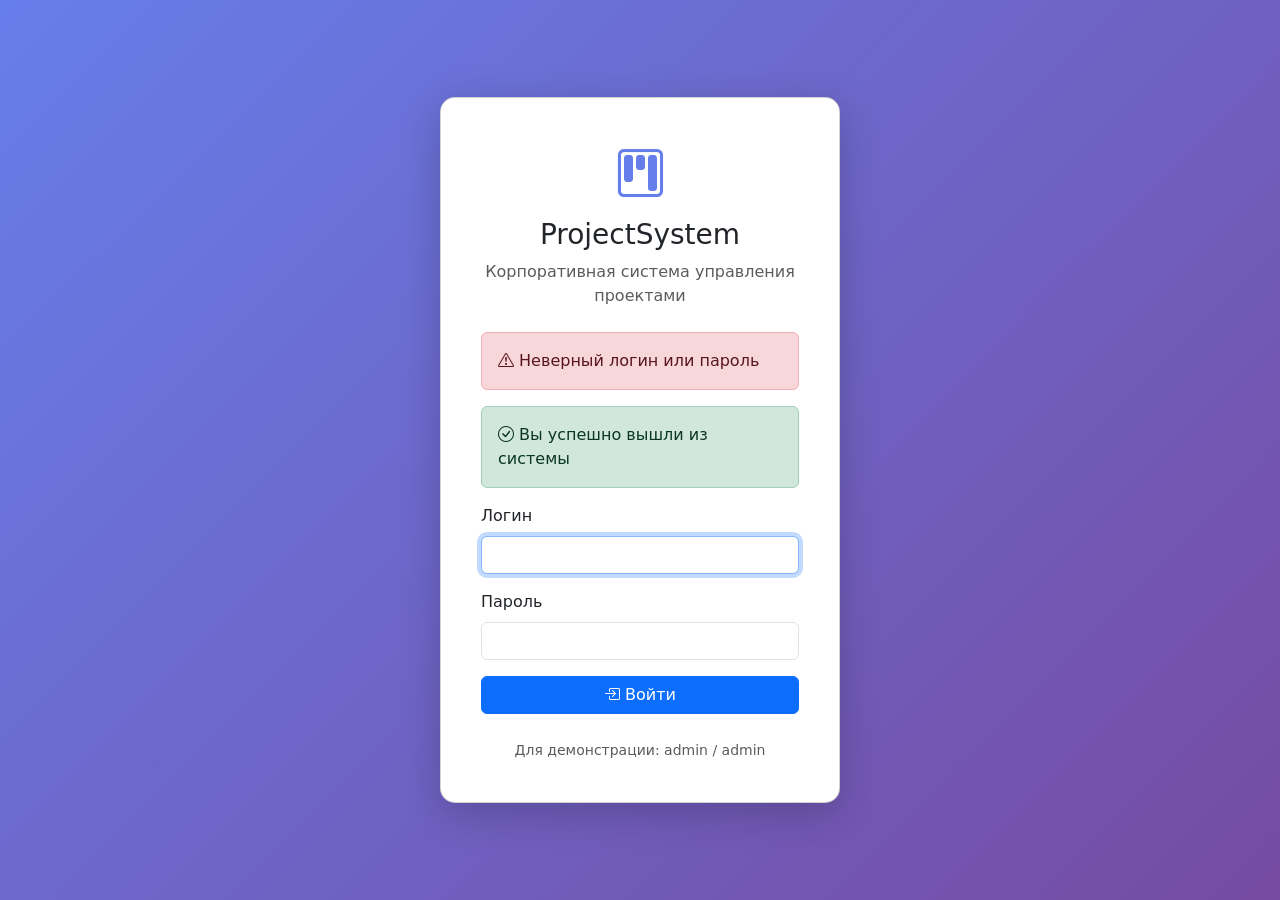
<file: src/main/resources/templates/auth/login.html>
<!DOCTYPE html>
<html lang="ru" xmlns:th="http://www.thymeleaf.org">
<head>
    <meta charset="UTF-8">
    <meta name="viewport" content="width=device-width, initial-scale=1.0">
    <title>Вход в систему</title>
    <link href="https://cdn.jsdelivr.net/npm/bootstrap@5.3.2/dist/css/bootstrap.min.css"
          rel="stylesheet">
    <style>
        body {
            background: linear-gradient(135deg, #667eea 0%, #764ba2 100%);
            min-height: 100vh;
            display: flex;
            align-items: center;
            justify-content: center;
        }
        .login-card {
            max-width: 400px;
            width: 100%;
            border-radius: 15px;
            box-shadow: 0 10px 40px rgba(0,0,0,0.2);
        }
    </style>
</head>
<body>
<div class="card login-card p-4">
    <div class="card-body">
        <div class="text-center mb-4">
            <i class="bi bi-kanban" style="font-size: 3rem; color: #667eea;"></i>
            <h3 class="mt-2">ProjectSystem</h3>
            <p class="text-muted">Корпоративная система управления проектами</p>
        </div>

        <div th:if="${param.error}" class="alert alert-danger">
            <i class="bi bi-exclamation-triangle"></i> Неверный логин или пароль
        </div>

        <div th:if="${param.logout}" class="alert alert-success">
            <i class="bi bi-check-circle"></i> Вы успешно вышли из системы
        </div>

        <form th:action="@{/login}" method="post">
            <div class="mb-3">
                <label for="username" class="form-label">Логин</label>
                <input type="text" class="form-control" id="username" name="username"
                       required autofocus>
            </div>
            <div class="mb-3">
                <label for="password" class="form-label">Пароль</label>
                <input type="password" class="form-control" id="password" name="password"
                       required>
            </div>
            <button type="submit" class="btn btn-primary w-100">
                <i class="bi bi-box-arrow-in-right"></i> Войти
            </button>
        </form>

        <div class="mt-4 text-center">
            <small class="text-muted">
                Для демонстрации: admin / admin
            </small>
        </div>
    </div>
</div>

<link href="https://cdn.jsdelivr.net/npm/bootstrap-icons@1.11.1/font/bootstrap-icons.css"
      rel="stylesheet">
<script src="https://cdn.jsdelivr.net/npm/bootstrap@5.3.2/dist/js/bootstrap.bundle.min.js"></script>
</body>
</html>
</file>
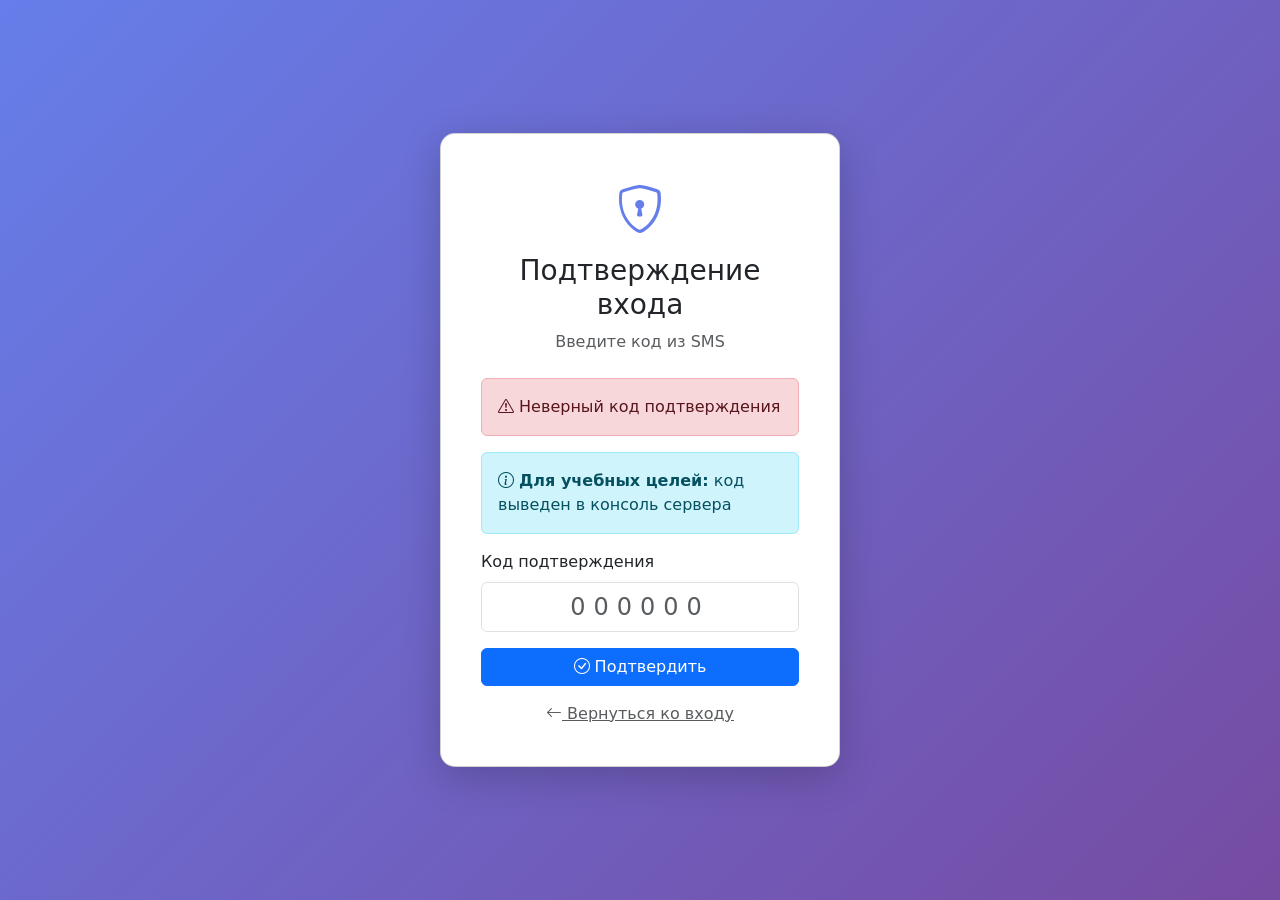
<file: src/main/resources/templates/auth/two-factor.html>
<!DOCTYPE html>
<html lang="ru" xmlns:th="http://www.thymeleaf.org">
<head>
    <meta charset="UTF-8">
    <meta name="viewport" content="width=device-width, initial-scale=1.0">
    <title>Двухфакторная аутентификация</title>
    <link href="https://cdn.jsdelivr.net/npm/bootstrap@5.3.2/dist/css/bootstrap.min.css"
          rel="stylesheet">
    <style>
        body {
            background: linear-gradient(135deg, #667eea 0%, #764ba2 100%);
            min-height: 100vh;
            display: flex;
            align-items: center;
            justify-content: center;
        }
        .login-card {
            max-width: 400px;
            width: 100%;
            border-radius: 15px;
            box-shadow: 0 10px 40px rgba(0,0,0,0.2);
        }
    </style>
</head>
<body>
<div class="card login-card p-4">
    <div class="card-body">
        <div class="text-center mb-4">
            <i class="bi bi-shield-lock" style="font-size: 3rem; color: #667eea;"></i>
            <h3 class="mt-2">Подтверждение входа</h3>
            <p class="text-muted">Введите код из SMS</p>
        </div>

        <div th:if="${param.error}" class="alert alert-danger">
            <i class="bi bi-exclamation-triangle"></i> Неверный код подтверждения
        </div>

        <div class="alert alert-info">
            <i class="bi bi-info-circle"></i>
            <strong>Для учебных целей:</strong> код выведен в консоль сервера
        </div>

        <form th:action="@{/two-factor}" method="post">
            <div class="mb-3">
                <label for="code" class="form-label">Код подтверждения</label>
                <input type="text" class="form-control text-center" id="code" name="code"
                       maxlength="6" pattern="[0-9]{6}" required
                       placeholder="000000" style="font-size: 1.5rem; letter-spacing: 0.5rem;">
            </div>
            <button type="submit" class="btn btn-primary w-100">
                <i class="bi bi-check-circle"></i> Подтвердить
            </button>
        </form>

        <div class="mt-3 text-center">
            <a th:href="@{/login}" class="text-muted">
                <i class="bi bi-arrow-left"></i> Вернуться ко входу
            </a>
        </div>
    </div>
</div>

<link href="https://cdn.jsdelivr.net/npm/bootstrap-icons@1.11.1/font/bootstrap-icons.css"
      rel="stylesheet">
<script src="https://cdn.jsdelivr.net/npm/bootstrap@5.3.2/dist/js/bootstrap.bundle.min.js"></script>
</body>
</html>
</file>
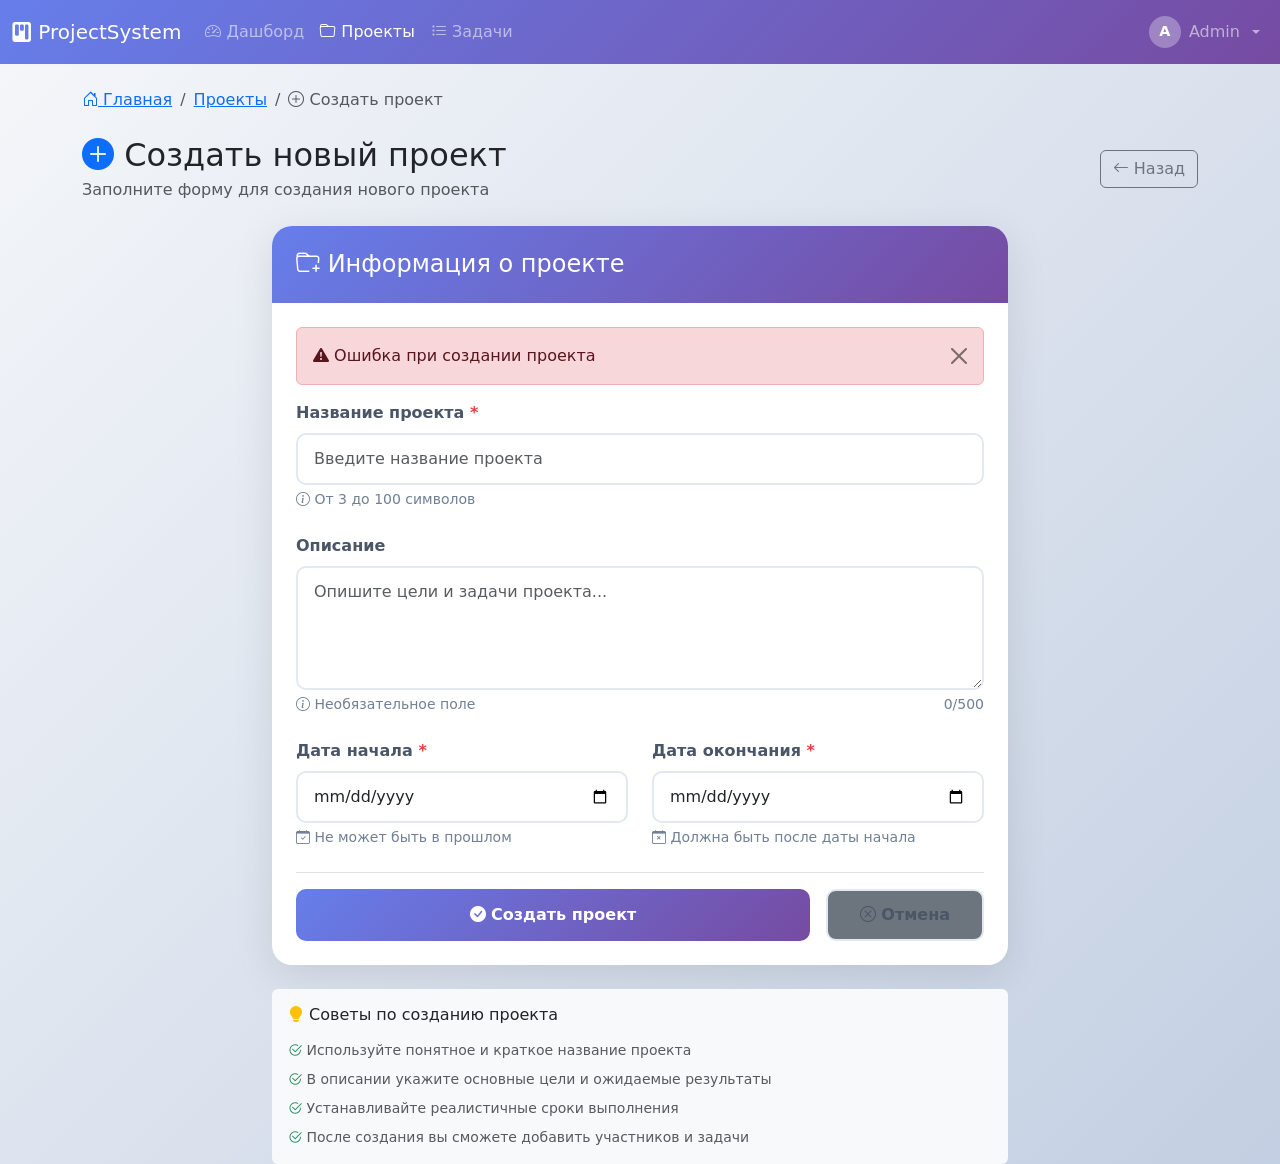
<file: src/main/resources/templates/projects/create.html>
<!DOCTYPE html>
<html lang="ru" xmlns:th="http://www.thymeleaf.org">
<head>
    <meta charset="UTF-8">
    <meta name="viewport" content="width=device-width, initial-scale=1.0">
    <title>Создать проект - ProjectSystem</title>

    <!-- Bootstrap CSS -->
    <link href="https://cdn.jsdelivr.net/npm/bootstrap@5.3.2/dist/css/bootstrap.min.css"
          rel="stylesheet">

    <!-- Bootstrap Icons -->
    <link href="https://cdn.jsdelivr.net/npm/bootstrap-icons@1.11.1/font/bootstrap-icons.css"
          rel="stylesheet">

    <!-- Custom CSS -->
    <style>
        body {
            background: linear-gradient(135deg, #f5f7fa 0%, #c3cfe2 100%);
            min-height: 100vh;
        }

        .form-card {
            border: none;
            border-radius: 20px;
            box-shadow: 0 10px 40px rgba(0, 0, 0, 0.1);
            transition: all 0.3s ease;
        }

        .form-card:hover {
            box-shadow: 0 20px 60px rgba(0, 0, 0, 0.15);
            transform: translateY(-5px);
        }

        .form-header {
            background: linear-gradient(135deg, #667eea 0%, #764ba2 100%);
            color: white;
            border-radius: 20px 20px 0 0;
            padding: 1.5rem;
        }

        .form-label {
            font-weight: 600;
            color: #4a5568;
            margin-bottom: 0.5rem;
        }

        .form-control {
            border-radius: 10px;
            border: 2px solid #e2e8f0;
            padding: 0.75rem 1rem;
            transition: all 0.3s ease;
        }

        .form-control:focus {
            border-color: #667eea;
            box-shadow: 0 0 0 3px rgba(102, 126, 234, 0.1);
        }

        .form-text {
            font-size: 0.875rem;
            color: #718096;
        }

        .btn-primary {
            background: linear-gradient(135deg, #667eea 0%, #764ba2 100%);
            border: none;
            border-radius: 10px;
            padding: 0.75rem 2rem;
            font-weight: 600;
            transition: all 0.3s ease;
        }

        .btn-primary:hover {
            transform: translateY(-2px);
            box-shadow: 0 10px 30px rgba(102, 126, 234, 0.4);
        }

        .btn-secondary {
            border-radius: 10px;
            padding: 0.75rem 2rem;
            font-weight: 600;
            border: 2px solid #e2e8f0;
            color: #4a5568;
            transition: all 0.3s ease;
        }

        .btn-secondary:hover {
            background: #e2e8f0;
            transform: translateY(-2px);
        }

        .required-field::after {
            content: " *";
            color: #e53e3e;
        }

        .error-message {
            color: #e53e3e;
            font-size: 0.875rem;
            margin-top: 0.25rem;
            display: none;
        }

        .error-message.show {
            display: block;
        }

        .form-control.is-invalid {
            border-color: #e53e3e;
        }

        .form-control.is-invalid:focus {
            box-shadow: 0 0 0 3px rgba(229, 62, 62, 0.1);
        }
    </style>
</head>
<body>

<!-- Навигация -->
<nav class="navbar navbar-expand-lg navbar-dark" style="background: linear-gradient(135deg, #667eea 0%, #764ba2 100%);">
    <div class="container-fluid">
        <a class="navbar-brand" href="/dashboard">
            <i class="bi bi-kanban-fill"></i>
            <span>ProjectSystem</span>
        </a>

        <button class="navbar-toggler" type="button" data-bs-toggle="collapse"
                data-bs-target="#navbarNav">
            <span class="navbar-toggler-icon"></span>
        </button>

        <div class="collapse navbar-collapse" id="navbarNav">
            <ul class="navbar-nav me-auto">
                <li class="nav-item">
                    <a class="nav-link" href="/dashboard">
                        <i class="bi bi-speedometer2"></i> Дашборд
                    </a>
                </li>
                <li class="nav-item">
                    <a class="nav-link active" href="/projects">
                        <i class="bi bi-folder"></i> Проекты
                    </a>
                </li>
                <li class="nav-item">
                    <a class="nav-link" href="/tasks">
                        <i class="bi bi-list-task"></i> Задачи
                    </a>
                </li>
            </ul>

            <ul class="navbar-nav">
                <li class="nav-item dropdown">
                    <a class="nav-link dropdown-toggle d-flex align-items-center gap-2"
                       href="#" id="userDropdown" role="button"
                       data-bs-toggle="dropdown">
                        <div style="width: 32px; height: 32px; border-radius: 50%;
                                    background: rgba(255,255,255,0.3);
                                    display: flex; align-items: center; justify-content: center;
                                    font-weight: 600; font-size: 0.9rem; color: white;">
                            <span th:text="${#strings.toUpperCase(#strings.substring(username, 0, 1))}">A</span>
                        </div>
                        <span class="d-none d-lg-inline" th:text="${username}">Admin</span>
                    </a>
                    <ul class="dropdown-menu dropdown-menu-end">
                        <li>
                            <a class="dropdown-item" href="/profile">
                                <i class="bi bi-person-circle"></i>
                                <span>Профиль</span>
                            </a>
                        </li>
                        <li>
                            <a class="dropdown-item" href="/settings">
                                <i class="bi bi-gear"></i>
                                <span>Настройки</span>
                            </a>
                        </li>
                        <li><hr class="dropdown-divider"></li>
                        <li>
                            <a class="dropdown-item" href="/logout">
                                <i class="bi bi-box-arrow-right"></i>
                                <span>Выйти</span>
                            </a>
                        </li>
                    </ul>
                </li>
            </ul>
        </div>
    </div>
</nav>

<!-- Основной контент -->
<div class="container mt-4">

    <!-- Хлебные крошки -->
    <nav aria-label="breadcrumb" class="mb-4">
        <ol class="breadcrumb">
            <li class="breadcrumb-item">
                <a href="/dashboard">
                    <i class="bi bi-house-door"></i> Главная
                </a>
            </li>
            <li class="breadcrumb-item">
                <a href="/projects">Проекты</a>
            </li>
            <li class="breadcrumb-item active" aria-current="page">
                <i class="bi bi-plus-circle"></i> Создать проект
            </li>
        </ol>
    </nav>

    <!-- Заголовок страницы -->
    <div class="d-flex justify-content-between align-items-center mb-4">
        <div>
            <h2 class="mb-1">
                <i class="bi bi-plus-circle-fill text-primary"></i>
                Создать новый проект
            </h2>
            <p class="text-muted mb-0">Заполните форму для создания нового проекта</p>
        </div>
        <a href="/projects" class="btn btn-outline-secondary">
            <i class="bi bi-arrow-left"></i> Назад
        </a>
    </div>

    <!-- Форма создания проекта -->
    <div class="row justify-content-center">
        <div class="col-lg-8">
            <div class="card form-card">
                <div class="form-header">
                    <h4 class="mb-0">
                        <i class="bi bi-folder-plus"></i> Информация о проекте
                    </h4>
                </div>

                <div class="card-body p-4">
                    <form th:action="@{/projects/create}" method="post" id="createProjectForm">

                        <!-- CSRF Token -->
                        <input type="hidden" th:name="${_csrf.parameterName}" th:value="${_csrf.token}"/>

                        <!-- Сообщение об ошибке -->
                        <div th:if="${error}" class="alert alert-danger alert-dismissible fade show" role="alert">
                            <i class="bi bi-exclamation-triangle-fill"></i>
                            <span th:text="${error}">Ошибка при создании проекта</span>
                            <button type="button" class="btn-close" data-bs-dismiss="alert"></button>
                        </div>

                        <!-- Название проекта -->
                        <div class="mb-4">
                            <label for="name" class="form-label required-field">Название проекта</label>
                            <input type="text"
                                   class="form-control"
                                   id="name"
                                   name="name"
                                   th:value="${project?.name}"
                                   placeholder="Введите название проекта"
                                   required
                                   maxlength="100"
                                   pattern="[\S\s]{3,100}">
                            <div class="form-text">
                                <i class="bi bi-info-circle"></i>
                                От 3 до 100 символов
                            </div>
                            <div class="error-message" id="nameError">
                                Пожалуйста, введите корректное название проекта
                            </div>
                        </div>

                        <!-- Описание проекта -->
                        <div class="mb-4">
                            <label for="description" class="form-label">Описание</label>
                            <textarea class="form-control"
                                      id="description"
                                      name="description"
                                      th:text="${project?.description}"
                                      placeholder="Опишите цели и задачи проекта..."
                                      rows="4"
                                      maxlength="500"></textarea>
                            <div class="form-text d-flex justify-content-between">
                                <span><i class="bi bi-info-circle"></i> Необязательное поле</span>
                                <span id="descCounter">0/500</span>
                            </div>
                        </div>

                        <!-- Даты проекта -->
                        <div class="row mb-4">
                            <div class="col-md-6">
                                <label for="startDate" class="form-label required-field">Дата начала</label>
                                <input type="date"
                                       class="form-control"
                                       id="startDate"
                                       name="startDate"
                                       th:value="${project?.startDate}"
                                       required
                                       min="${#temporals.format(#temporals.createNow(), 'yyyy-MM-dd')}">
                                <div class="form-text">
                                    <i class="bi bi-calendar-check"></i>
                                    Не может быть в прошлом
                                </div>
                            </div>

                            <div class="col-md-6">
                                <label for="endDate" class="form-label required-field">Дата окончания</label>
                                <input type="date"
                                       class="form-control"
                                       id="endDate"
                                       name="endDate"
                                       th:value="${project?.endDate}"
                                       required
                                       min="${#temporals.format(#temporals.createNow(), 'yyyy-MM-dd')}">
                                <div class="form-text">
                                    <i class="bi bi-calendar-x"></i>
                                    Должна быть после даты начала
                                </div>
                            </div>
                        </div>

                        <!-- Валидация дат -->
                        <div class="alert alert-warning d-none" id="dateWarning">
                            <i class="bi bi-exclamation-triangle"></i>
                            Дата окончания должна быть после даты начала
                        </div>

                        <!-- Кнопки формы -->
                        <div class="d-flex gap-3 pt-3 border-top">
                            <button type="submit" class="btn btn-primary flex-grow-1">
                                <i class="bi bi-check-circle-fill"></i>
                                Создать проект
                            </button>
                            <a href="/projects" class="btn btn-secondary">
                                <i class="bi bi-x-circle"></i>
                                Отмена
                            </a>
                        </div>

                    </form>
                </div>
            </div>

            <!-- Подсказки -->
            <div class="card mt-4 border-0 bg-light">
                <div class="card-body">
                    <h6 class="mb-3">
                        <i class="bi bi-lightbulb-fill text-warning"></i>
                        Советы по созданию проекта
                    </h6>
                    <ul class="list-unstyled mb-0 small text-muted">
                        <li class="mb-2">
                            <i class="bi bi-check2-circle text-success"></i>
                            Используйте понятное и краткое название проекта
                        </li>
                        <li class="mb-2">
                            <i class="bi bi-check2-circle text-success"></i>
                            В описании укажите основные цели и ожидаемые результаты
                        </li>
                        <li class="mb-2">
                            <i class="bi bi-check2-circle text-success"></i>
                            Устанавливайте реалистичные сроки выполнения
                        </li>
                        <li>
                            <i class="bi bi-check2-circle text-success"></i>
                            После создания вы сможете добавить участников и задачи
                        </li>
                    </ul>
                </div>
            </div>
        </div>
    </div>
</div>

<!-- JavaScript для валидации и интерактивности -->
<script src="https://cdn.jsdelivr.net/npm/bootstrap@5.3.2/dist/js/bootstrap.bundle.min.js"></script>
<script>
    document.addEventListener('DOMContentLoaded', function() {
        const form = document.getElementById('createProjectForm');
        const nameInput = document.getElementById('name');
        const startDateInput = document.getElementById('startDate');
        const endDateInput = document.getElementById('endDate');
        const descTextarea = document.getElementById('description');
        const descCounter = document.getElementById('descCounter');
        const dateWarning = document.getElementById('dateWarning');

        // Счётчик символов в описании
        if (descTextarea && descCounter) {
            descTextarea.addEventListener('input', function() {
                const length = this.value.length;
                descCounter.textContent = length + '/500';

                if (length > 450) {
                    descCounter.classList.add('text-warning');
                } else {
                    descCounter.classList.remove('text-warning');
                }
            });

            // Инициализация счётчика
            descCounter.textContent = descTextarea.value.length + '/500';
        }

        // Валидация дат
        function validateDates() {
            if (startDateInput.value && endDateInput.value) {
                const start = new Date(startDateInput.value);
                const end = new Date(endDateInput.value);

                if (end < start) {
                    dateWarning.classList.remove('d-none');
                    endDateInput.classList.add('is-invalid');
                    return false;
                } else {
                    dateWarning.classList.add('d-none');
                    endDateInput.classList.remove('is-invalid');
                    return true;
                }
            }
            return true;
        }

        startDateInput?.addEventListener('change', validateDates);
        endDateInput?.addEventListener('change', validateDates);

        // Валидация названия
        if (nameInput) {
            nameInput.addEventListener('blur', function() {
                const nameError = document.getElementById('nameError');
                const value = this.value.trim();

                if (value.length < 3 || value.length > 100) {
                    this.classList.add('is-invalid');
                    if (nameError) nameError.classList.add('show');
                } else {
                    this.classList.remove('is-invalid');
                    if (nameError) nameError.classList.remove('show');
                }
            });
        }

        // Отправка формы
        form?.addEventListener('submit', function(e) {
            // Валидация дат перед отправкой
            if (!validateDates()) {
                e.preventDefault();
                endDateInput.scrollIntoView({ behavior: 'smooth', block: 'center' });
                return false;
            }

            // Валидация названия
            if (nameInput && nameInput.value.trim().length < 3) {
                e.preventDefault();
                nameInput.classList.add('is-invalid');
                const nameError = document.getElementById('nameError');
                if (nameError) nameError.classList.add('show');
                nameInput.scrollIntoView({ behavior: 'smooth', block: 'center' });
                return false;
            }
        });

        // Установка минимальной даты для полей date
        const today = new Date().toISOString().split('T')[0];
        if (startDateInput && !startDateInput.value) {
            startDateInput.min = today;
        }
        if (endDateInput && !endDateInput.value) {
            endDateInput.min = today;
        }
    });
</script>

</body>
</html>
</file>
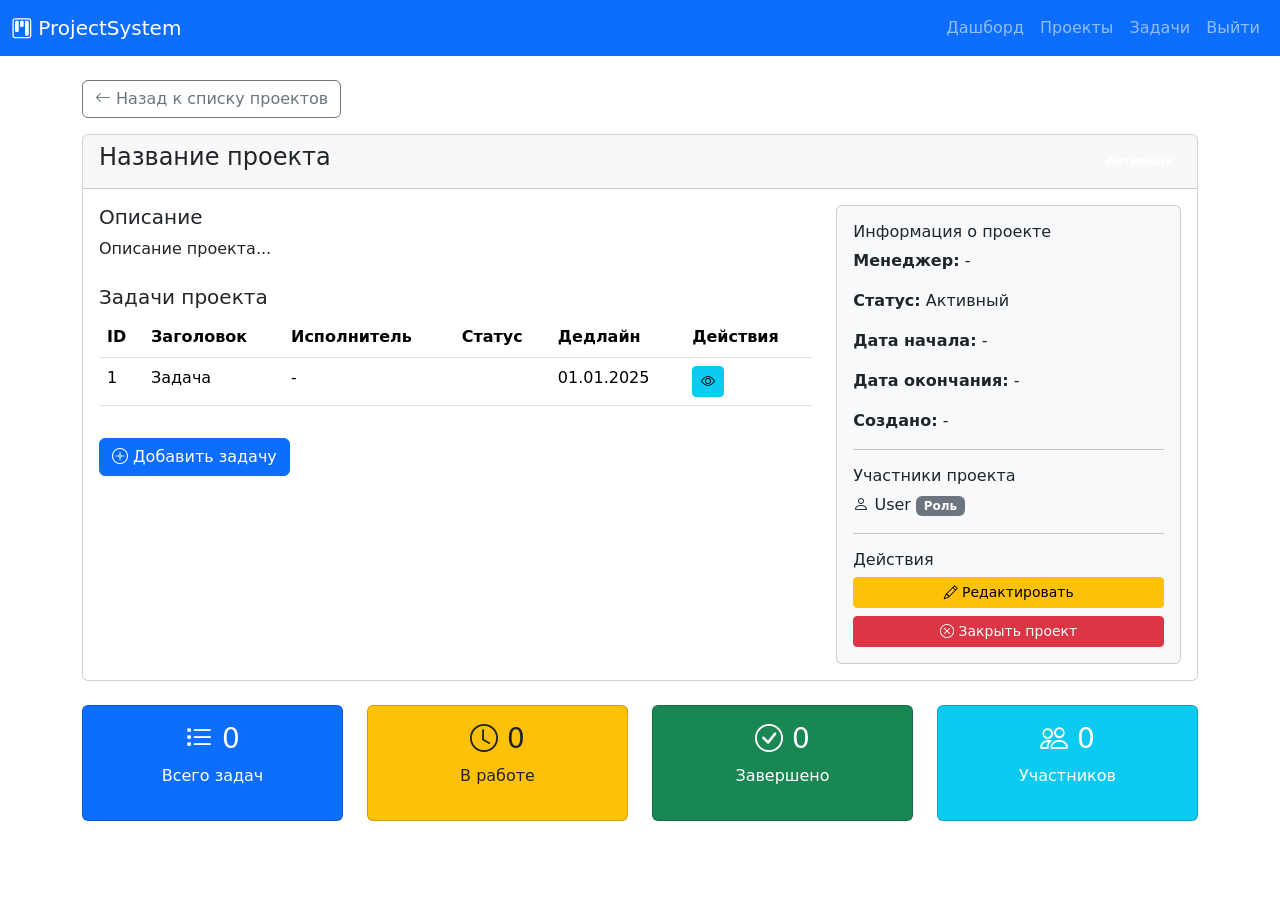
<file: src/main/resources/templates/projects/details.html>
<!DOCTYPE html>
<html lang="ru" xmlns:th="http://www.thymeleaf.org">
<head>
    <meta charset="UTF-8">
    <meta name="viewport" content="width=device-width, initial-scale=1.0">
    <title th:text="${project.name} + ' - ProjectSystem'">Проект - ProjectSystem</title>
    <link href="https://cdn.jsdelivr.net/npm/bootstrap@5.3.2/dist/css/bootstrap.min.css"
          rel="stylesheet">
    <link href="https://cdn.jsdelivr.net/npm/bootstrap-icons@1.11.1/font/bootstrap-icons.css"
          rel="stylesheet">
</head>
<body>
<!-- Навигация -->
<nav class="navbar navbar-expand-lg navbar-dark bg-primary">
    <div class="container-fluid">
        <a class="navbar-brand" href="/dashboard">
            <i class="bi bi-kanban"></i> ProjectSystem
        </a>
        <div class="navbar-nav ms-auto">
            <a class="nav-link" href="/dashboard">Дашборд</a>
            <a class="nav-link" href="/projects">Проекты</a>
            <a class="nav-link" href="/tasks">Задачи</a>
            <a class="nav-link" href="/logout">Выйти</a>
        </div>
    </div>
</nav>

<!-- Основной контент -->
<div class="container mt-4">
    <!-- Кнопка назад -->
    <a href="/projects" class="btn btn-outline-secondary mb-3">
        <i class="bi bi-arrow-left"></i> Назад к списку проектов
    </a>

    <!-- Карточка проекта -->
    <div class="card mb-4">
        <div class="card-header d-flex justify-content-between align-items-center">
            <h4 th:text="${project.name}">Название проекта</h4>
            <span class="badge"
                  th:classappend="${project.status.name() == 'ACTIVE'} ? 'bg-success' : 'bg-secondary'"
                  th:text="${project.status.displayName}">Активный</span>
        </div>
        <div class="card-body">
            <div class="row">
                <div class="col-md-8">
                    <h5>Описание</h5>
                    <p th:text="${project.description}">Описание проекта...</p>

                    <h5 class="mt-4">Задачи проекта</h5>
                    <div class="table-responsive">
                        <table class="table table-hover">
                            <thead>
                            <tr>
                                <th>ID</th>
                                <th>Заголовок</th>
                                <th>Исполнитель</th>
                                <th>Статус</th>
                                <th>Дедлайн</th>
                                <th>Действия</th>
                            </tr>
                            </thead>
                            <tbody>
                            <tr th:each="task : ${project.tasks}">
                                <td th:text="${task.id}">1</td>
                                <td th:text="${task.title}">Задача</td>
                                <td th:text="${task.executor?.username}">-</td>
                                <td>
                                            <span class="badge"
                                                  th:classappend="${task.status.name() == 'DONE'} ? 'bg-success' :
                                                                  (${task.status.name() == 'IN_PROGRESS'} ? 'bg-warning' :
                                                                  (${task.status.name() == 'REVIEW'} ? 'bg-info' : 'bg-secondary'))"
                                                  th:text="${task.status.displayName}">Новая</span>
                                </td>
                                <td th:text="${task.deadline}">01.01.2025</td>
                                <td>
                                    <a th:href="@{/tasks/{id}(id=${task.id})}"
                                       class="btn btn-sm btn-info">
                                        <i class="bi bi-eye"></i>
                                    </a>
                                </td>
                            </tr>
                            </tbody>
                        </table>
                    </div>

                    <a href="/tasks/create?projectId=${project.id}" class="btn btn-primary mt-3">
                        <i class="bi bi-plus-circle"></i> Добавить задачу
                    </a>
                </div>

                <div class="col-md-4">
                    <div class="card bg-light">
                        <div class="card-body">
                            <h6>Информация о проекте</h6>
                            <p><strong>Менеджер:</strong>
                                <span th:text="${project.manager?.username}">-</span>
                            </p>
                            <p><strong>Статус:</strong>
                                <span th:text="${project.status.displayName}">Активный</span>
                            </p>
                            <p><strong>Дата начала:</strong>
                                <span th:text="${project.startDate}">-</span>
                            </p>
                            <p><strong>Дата окончания:</strong>
                                <span th:text="${project.endDate}">-</span>
                            </p>
                            <p><strong>Создано:</strong>
                                <span th:text="${#temporals.format(project.createdAt, 'dd.MM.yyyy HH:mm')}">-</span>
                            </p>

                            <hr>

                            <h6>Участники проекта</h6>
                            <ul class="list-unstyled">
                                <li th:each="member : ${project.members}">
                                    <i class="bi bi-person"></i>
                                    <span th:text="${member.user.username}">User</span>
                                    <span class="badge bg-secondary"
                                          th:text="${member.roleInProject.displayName}">Роль</span>
                                </li>
                            </ul>

                            <hr>

                            <h6>Действия</h6>
                            <div class="d-grid gap-2">
                                <a th:href="@{/projects/{id}/edit(id=${project.id})}"
                                   class="btn btn-warning btn-sm">
                                    <i class="bi bi-pencil"></i> Редактировать
                                </a>
                                <button class="btn btn-danger btn-sm"
                                        th:onclick="'confirmCloseProject(' + ${project.id} + ')'">
                                    <i class="bi bi-x-circle"></i> Закрыть проект
                                </button>
                            </div>
                        </div>
                    </div>
                </div>
            </div>
        </div>
    </div>

    <!-- Статистика проекта -->
    <div class="row">
        <div class="col-md-3">
            <div class="card bg-primary text-white">
                <div class="card-body text-center">
                    <h3>
                        <i class="bi bi-list-task"></i>
                        <span th:text="${#lists.size(project.tasks)}">0</span>
                    </h3>
                    <p>Всего задач</p>
                </div>
            </div>
        </div>
        <div class="col-md-3">
            <div class="card bg-warning text-dark">
                <div class="card-body text-center">
                    <h3>
                        <i class="bi bi-clock"></i>
                        <span th:text="${#lists.size(project.tasks.?[status.name() == 'IN_PROGRESS'])}">0</span>
                    </h3>
                    <p>В работе</p>
                </div>
            </div>
        </div>
        <div class="col-md-3">
            <div class="card bg-success text-white">
                <div class="card-body text-center">
                    <h3>
                        <i class="bi bi-check-circle"></i>
                        <span th:text="${#lists.size(project.tasks.?[status.name() == 'DONE'])}">0</span>
                    </h3>
                    <p>Завершено</p>
                </div>
            </div>
        </div>
        <div class="col-md-3">
            <div class="card bg-info text-white">
                <div class="card-body text-center">
                    <h3>
                        <i class="bi bi-people"></i>
                        <span th:text="${#lists.size(project.members)}">0</span>
                    </h3>
                    <p>Участников</p>
                </div>
            </div>
        </div>
    </div>
</div>

<!-- Скрипт подтверждения закрытия проекта -->
<script>
    function confirmCloseProject(projectId) {
        if (confirm('Вы уверены, что хотите закрыть этот проект? Это действие нельзя отменить.')) {
            window.location.href = '/projects/' + projectId + '/close';
        }
    }
</script>

<script src="https://cdn.jsdelivr.net/npm/bootstrap@5.3.2/dist/js/bootstrap.bundle.min.js"></script>
</body>
</html>
</file>
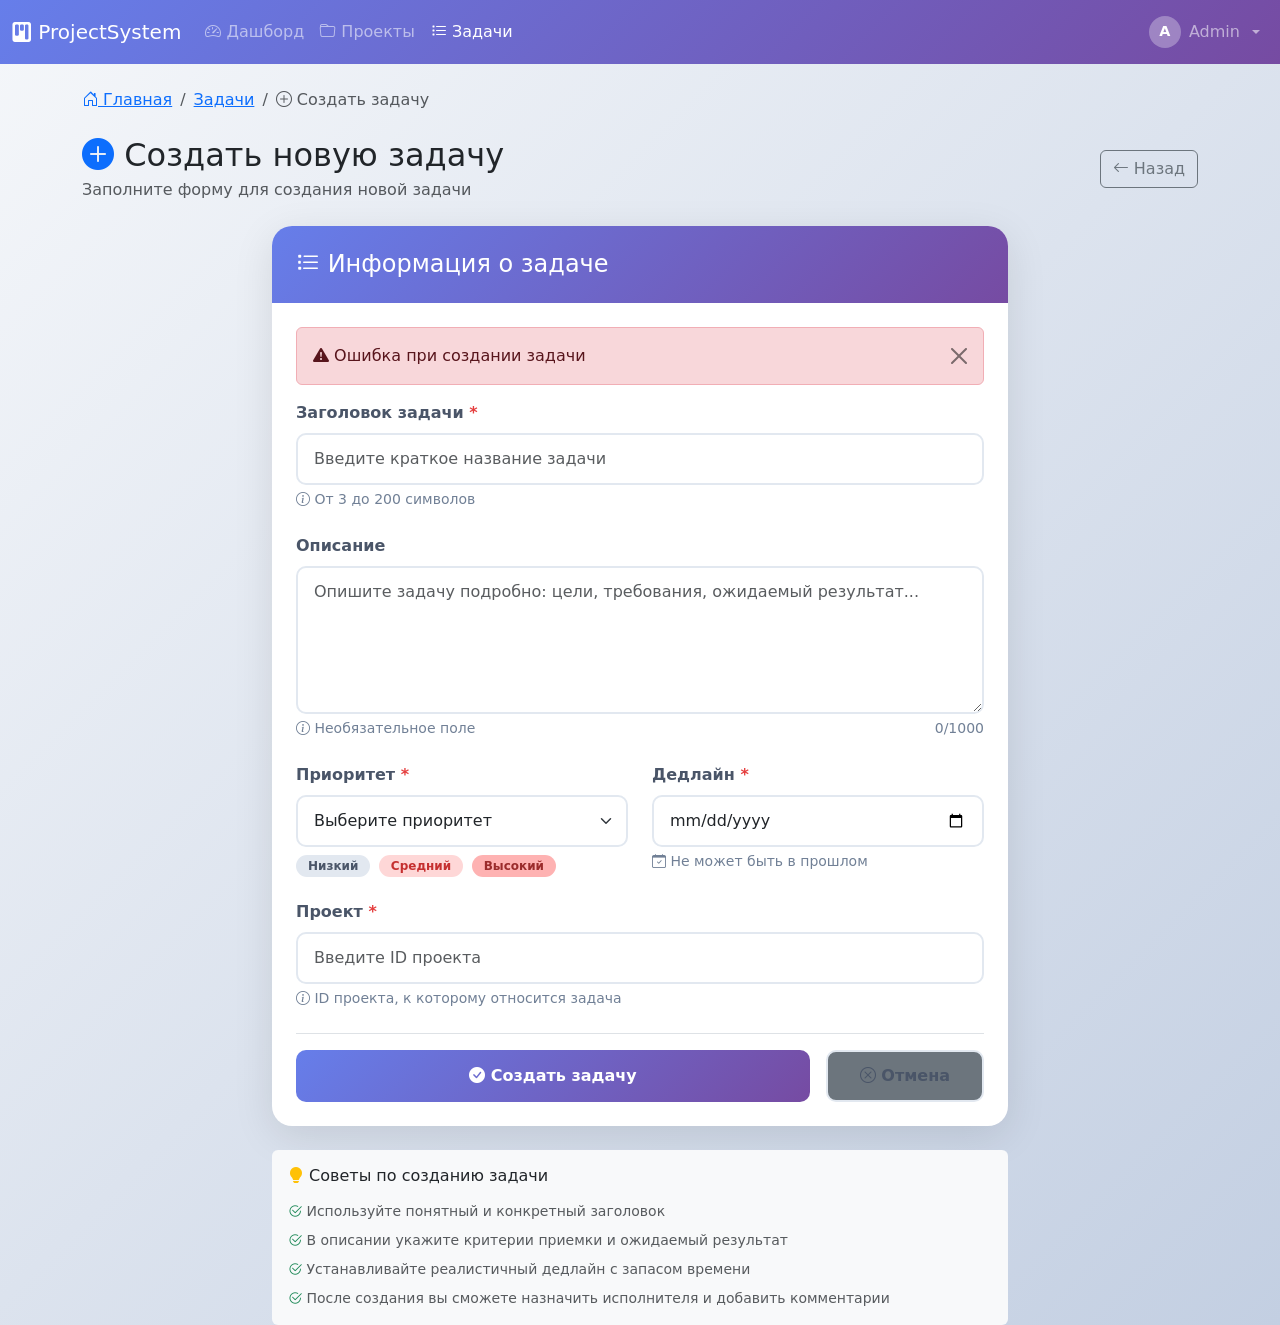
<file: src/main/resources/templates/tasks/create.html>
<!DOCTYPE html>
<html lang="ru" xmlns:th="http://www.thymeleaf.org">
<head>
    <meta charset="UTF-8">
    <meta name="viewport" content="width=device-width, initial-scale=1.0">
    <title>Создать задачу - ProjectSystem</title>

    <!-- Bootstrap CSS -->
    <link href="https://cdn.jsdelivr.net/npm/bootstrap@5.3.2/dist/css/bootstrap.min.css"
          rel="stylesheet">

    <!-- Bootstrap Icons -->
    <link href="https://cdn.jsdelivr.net/npm/bootstrap-icons@1.11.1/font/bootstrap-icons.css"
          rel="stylesheet">

    <!-- Custom CSS -->
    <style>
        body {
            background: linear-gradient(135deg, #f5f7fa 0%, #c3cfe2 100%);
            min-height: 100vh;
        }

        .form-card {
            border: none;
            border-radius: 20px;
            box-shadow: 0 10px 40px rgba(0, 0, 0, 0.1);
            transition: all 0.3s ease;
        }

        .form-card:hover {
            box-shadow: 0 20px 60px rgba(0, 0, 0, 0.15);
            transform: translateY(-5px);
        }

        .form-header {
            background: linear-gradient(135deg, #667eea 0%, #764ba2 100%);
            color: white;
            border-radius: 20px 20px 0 0;
            padding: 1.5rem;
        }

        .form-label {
            font-weight: 600;
            color: #4a5568;
            margin-bottom: 0.5rem;
        }

        .form-control, .form-select {
            border-radius: 10px;
            border: 2px solid #e2e8f0;
            padding: 0.75rem 1rem;
            transition: all 0.3s ease;
        }

        .form-control:focus, .form-select:focus {
            border-color: #667eea;
            box-shadow: 0 0 0 3px rgba(102, 126, 234, 0.1);
        }

        .form-text {
            font-size: 0.875rem;
            color: #718096;
        }

        .btn-primary {
            background: linear-gradient(135deg, #667eea 0%, #764ba2 100%);
            border: none;
            border-radius: 10px;
            padding: 0.75rem 2rem;
            font-weight: 600;
            transition: all 0.3s ease;
        }

        .btn-primary:hover {
            transform: translateY(-2px);
            box-shadow: 0 10px 30px rgba(102, 126, 234, 0.4);
        }

        .btn-secondary {
            border-radius: 10px;
            padding: 0.75rem 2rem;
            font-weight: 600;
            border: 2px solid #e2e8f0;
            color: #4a5568;
            transition: all 0.3s ease;
        }

        .btn-secondary:hover {
            background: #e2e8f0;
            transform: translateY(-2px);
        }

        .required-field::after {
            content: " *";
            color: #e53e3e;
        }

        .error-message {
            color: #e53e3e;
            font-size: 0.875rem;
            margin-top: 0.25rem;
            display: none;
        }

        .error-message.show {
            display: block;
        }

        .form-control.is-invalid {
            border-color: #e53e3e;
        }

        .form-control.is-invalid:focus {
            box-shadow: 0 0 0 3px rgba(229, 62, 62, 0.1);
        }

        /* Priority badges */
        .priority-badge {
            padding: 0.25rem 0.75rem;
            border-radius: 20px;
            font-size: 0.75rem;
            font-weight: 600;
        }
        .priority-low { background: #e2e8f0; color: #4a5568; }
        .priority-medium { background: #fed7d7; color: #c53030; }
        .priority-high { background: #feb2b2; color: #9b2c2c; }
        .priority-critical { background: #fc8181; color: #742a2a; }
    </style>
</head>
<body>

<!-- Навигация -->
<nav class="navbar navbar-expand-lg navbar-dark" style="background: linear-gradient(135deg, #667eea 0%, #764ba2 100%);">
    <div class="container-fluid">
        <a class="navbar-brand" href="/dashboard">
            <i class="bi bi-kanban-fill"></i>
            <span>ProjectSystem</span>
        </a>

        <button class="navbar-toggler" type="button" data-bs-toggle="collapse"
                data-bs-target="#navbarNav">
            <span class="navbar-toggler-icon"></span>
        </button>

        <div class="collapse navbar-collapse" id="navbarNav">
            <ul class="navbar-nav me-auto">
                <li class="nav-item">
                    <a class="nav-link" href="/dashboard">
                        <i class="bi bi-speedometer2"></i> Дашборд
                    </a>
                </li>
                <li class="nav-item">
                    <a class="nav-link" href="/projects">
                        <i class="bi bi-folder"></i> Проекты
                    </a>
                </li>
                <li class="nav-item">
                    <a class="nav-link active" href="/tasks">
                        <i class="bi bi-list-task"></i> Задачи
                    </a>
                </li>
            </ul>

            <ul class="navbar-nav">
                <li class="nav-item dropdown">
                    <a class="nav-link dropdown-toggle d-flex align-items-center gap-2"
                       href="#" id="userDropdown" role="button"
                       data-bs-toggle="dropdown">
                        <div style="width: 32px; height: 32px; border-radius: 50%;
                                    background: rgba(255,255,255,0.3);
                                    display: flex; align-items: center; justify-content: center;
                                    font-weight: 600; font-size: 0.9rem; color: white;">
                            <span th:text="${#strings.toUpperCase(#strings.substring(username, 0, 1))}">A</span>
                        </div>
                        <span class="d-none d-lg-inline" th:text="${username}">Admin</span>
                    </a>
                    <ul class="dropdown-menu dropdown-menu-end">
                        <li>
                            <a class="dropdown-item" href="/profile">
                                <i class="bi bi-person-circle"></i>
                                <span>Профиль</span>
                            </a>
                        </li>
                        <li>
                            <a class="dropdown-item" href="/settings">
                                <i class="bi bi-gear"></i>
                                <span>Настройки</span>
                            </a>
                        </li>
                        <li><hr class="dropdown-divider"></li>
                        <li>
                            <a class="dropdown-item" href="/logout">
                                <i class="bi bi-box-arrow-right"></i>
                                <span>Выйти</span>
                            </a>
                        </li>
                    </ul>
                </li>
            </ul>
        </div>
    </div>
</nav>

<!-- Основной контент -->
<div class="container mt-4">

    <!-- Хлебные крошки -->
    <nav aria-label="breadcrumb" class="mb-4">
        <ol class="breadcrumb">
            <li class="breadcrumb-item">
                <a href="/dashboard">
                    <i class="bi bi-house-door"></i> Главная
                </a>
            </li>
            <li class="breadcrumb-item">
                <a href="/tasks">Задачи</a>
            </li>
            <li class="breadcrumb-item active" aria-current="page">
                <i class="bi bi-plus-circle"></i> Создать задачу
            </li>
        </ol>
    </nav>

    <!-- Заголовок страницы -->
    <div class="d-flex justify-content-between align-items-center mb-4">
        <div>
            <h2 class="mb-1">
                <i class="bi bi-plus-circle-fill text-primary"></i>
                Создать новую задачу
            </h2>
            <p class="text-muted mb-0">Заполните форму для создания новой задачи</p>
        </div>
        <a href="/tasks" class="btn btn-outline-secondary">
            <i class="bi bi-arrow-left"></i> Назад
        </a>
    </div>

    <!-- Форма создания задачи -->
    <div class="row justify-content-center">
        <div class="col-lg-8">
            <div class="card form-card">
                <div class="form-header">
                    <h4 class="mb-0">
                        <i class="bi bi-list-task"></i> Информация о задаче
                    </h4>
                </div>

                <div class="card-body p-4">
                    <form th:action="@{/tasks/create}" method="post" id="createTaskForm">

                        <!-- CSRF Token -->
                        <input type="hidden" th:name="${_csrf.parameterName}" th:value="${_csrf.token}"/>

                        <!-- Сообщение об ошибке -->
                        <div th:if="${error}" class="alert alert-danger alert-dismissible fade show" role="alert">
                            <i class="bi bi-exclamation-triangle-fill"></i>
                            <span th:text="${error}">Ошибка при создании задачи</span>
                            <button type="button" class="btn-close" data-bs-dismiss="alert"></button>
                        </div>

                        <!-- Заголовок задачи -->
                        <div class="mb-4">
                            <label for="title" class="form-label required-field">Заголовок задачи</label>
                            <input type="text"
                                   class="form-control"
                                   id="title"
                                   name="title"
                                   th:value="${task?.title}"
                                   placeholder="Введите краткое название задачи"
                                   required
                                   maxlength="200"
                                   pattern="[\S\s]{3,200}">
                            <div class="form-text">
                                <i class="bi bi-info-circle"></i>
                                От 3 до 200 символов
                            </div>
                            <div class="error-message" id="titleError">
                                Пожалуйста, введите корректный заголовок задачи
                            </div>
                        </div>

                        <!-- Описание задачи -->
                        <div class="mb-4">
                            <label for="description" class="form-label">Описание</label>
                            <textarea class="form-control"
                                      id="description"
                                      name="description"
                                      th:text="${task?.description}"
                                      placeholder="Опишите задачу подробно: цели, требования, ожидаемый результат..."
                                      rows="5"
                                      maxlength="1000"></textarea>
                            <div class="form-text d-flex justify-content-between">
                                <span><i class="bi bi-info-circle"></i> Необязательное поле</span>
                                <span id="descCounter">0/1000</span>
                            </div>
                        </div>

                        <!-- Приоритет и Дедлайн -->
                        <div class="row mb-4">
                            <div class="col-md-6">
                                <label for="priority" class="form-label required-field">Приоритет</label>
                                <select class="form-select" id="priority" name="priority" required>
                                    <option value="" disabled selected>Выберите приоритет</option>
                                    <option th:each="p : ${priorities}"
                                            th:value="${p}"
                                            th:text="${p.displayName}"
                                            th:selected="${task?.priority == p}">MEDIUM</option>
                                </select>
                                <div class="form-text mt-2">
                                    <span class="priority-badge priority-low">Низкий</span>
                                    <span class="priority-badge priority-medium ms-1">Средний</span>
                                    <span class="priority-badge priority-high ms-1">Высокий</span>
                                </div>
                            </div>

                            <div class="col-md-6">
                                <label for="deadline" class="form-label required-field">Дедлайн</label>
                                <input type="date"
                                       class="form-control"
                                       id="deadline"
                                       name="deadline"
                                       th:value="${task?.deadline}"
                                       required
                                       min="${#temporals.format(#temporals.createNow(), 'yyyy-MM-dd')}">
                                <div class="form-text">
                                    <i class="bi bi-calendar-check"></i>
                                    Не может быть в прошлом
                                </div>
                            </div>
                        </div>

                        <!-- Проект -->
                        <div class="mb-4">
                            <label for="projectId" class="form-label required-field">Проект</label>
                            <input type="number"
                                   class="form-control"
                                   id="projectId"
                                   name="projectId"
                                   th:value="${task?.project?.id}"
                                   placeholder="Введите ID проекта"
                                   required
                                   min="1">
                            <div class="form-text">
                                <i class="bi bi-info-circle"></i>
                                ID проекта, к которому относится задача
                            </div>
                        </div>

                        <!-- Валидация дат -->
                        <div class="alert alert-warning d-none" id="dateWarning">
                            <i class="bi bi-exclamation-triangle"></i>
                            Дедлайн не может быть в прошлом
                        </div>

                        <!-- Кнопки формы -->
                        <div class="d-flex gap-3 pt-3 border-top">
                            <button type="submit" class="btn btn-primary flex-grow-1">
                                <i class="bi bi-check-circle-fill"></i>
                                Создать задачу
                            </button>
                            <a href="/tasks" class="btn btn-secondary">
                                <i class="bi bi-x-circle"></i>
                                Отмена
                            </a>
                        </div>

                    </form>
                </div>
            </div>

            <!-- Подсказки -->
            <div class="card mt-4 border-0 bg-light">
                <div class="card-body">
                    <h6 class="mb-3">
                        <i class="bi bi-lightbulb-fill text-warning"></i>
                        Советы по созданию задачи
                    </h6>
                    <ul class="list-unstyled mb-0 small text-muted">
                        <li class="mb-2">
                            <i class="bi bi-check2-circle text-success"></i>
                            Используйте понятный и конкретный заголовок
                        </li>
                        <li class="mb-2">
                            <i class="bi bi-check2-circle text-success"></i>
                            В описании укажите критерии приемки и ожидаемый результат
                        </li>
                        <li class="mb-2">
                            <i class="bi bi-check2-circle text-success"></i>
                            Устанавливайте реалистичный дедлайн с запасом времени
                        </li>
                        <li>
                            <i class="bi bi-check2-circle text-success"></i>
                            После создания вы сможете назначить исполнителя и добавить комментарии
                        </li>
                    </ul>
                </div>
            </div>
        </div>
    </div>
</div>

<!-- JavaScript для валидации и интерактивности -->
<script src="https://cdn.jsdelivr.net/npm/bootstrap@5.3.2/dist/js/bootstrap.bundle.min.js"></script>
<script>
    document.addEventListener('DOMContentLoaded', function() {
        const form = document.getElementById('createTaskForm');
        const titleInput = document.getElementById('title');
        const deadlineInput = document.getElementById('deadline');
        const descTextarea = document.getElementById('description');
        const descCounter = document.getElementById('descCounter');
        const dateWarning = document.getElementById('dateWarning');

        // Счётчик символов в описании
        if (descTextarea && descCounter) {
            descTextarea.addEventListener('input', function() {
                const length = this.value.length;
                descCounter.textContent = length + '/1000';

                if (length > 900) {
                    descCounter.classList.add('text-warning');
                } else {
                    descCounter.classList.remove('text-warning');
                }
            });

            // Инициализация счётчика
            descCounter.textContent = descTextarea.value.length + '/1000';
        }

        // Валидация дедлайна
        function validateDeadline() {
            if (deadlineInput.value) {
                const deadline = new Date(deadlineInput.value);
                const today = new Date();
                today.setHours(0, 0, 0, 0);

                if (deadline < today) {
                    dateWarning.classList.remove('d-none');
                    deadlineInput.classList.add('is-invalid');
                    return false;
                } else {
                    dateWarning.classList.add('d-none');
                    deadlineInput.classList.remove('is-invalid');
                    return true;
                }
            }
            return true;
        }

        deadlineInput?.addEventListener('change', validateDeadline);

        // Валидация заголовка
        if (titleInput) {
            titleInput.addEventListener('blur', function() {
                const titleError = document.getElementById('titleError');
                const value = this.value.trim();

                if (value.length < 3 || value.length > 200) {
                    this.classList.add('is-invalid');
                    if (titleError) titleError.classList.add('show');
                } else {
                    this.classList.remove('is-invalid');
                    if (titleError) titleError.classList.remove('show');
                }
            });
        }

        // Отправка формы
        form?.addEventListener('submit', function(e) {
            // Валидация дедлайна перед отправкой
            if (!validateDeadline()) {
                e.preventDefault();
                deadlineInput.scrollIntoView({ behavior: 'smooth', block: 'center' });
                return false;
            }

            // Валидация заголовка
            if (titleInput && titleInput.value.trim().length < 3) {
                e.preventDefault();
                titleInput.classList.add('is-invalid');
                const titleError = document.getElementById('titleError');
                if (titleError) titleError.classList.add('show');
                titleInput.scrollIntoView({ behavior: 'smooth', block: 'center' });
                return false;
            }
        });

        // Установка минимальной даты для дедлайна
        const today = new Date().toISOString().split('T')[0];
        if (deadlineInput && !deadlineInput.value) {
            deadlineInput.min = today;
        }
    });
</script>

</body>
</html>
</file>
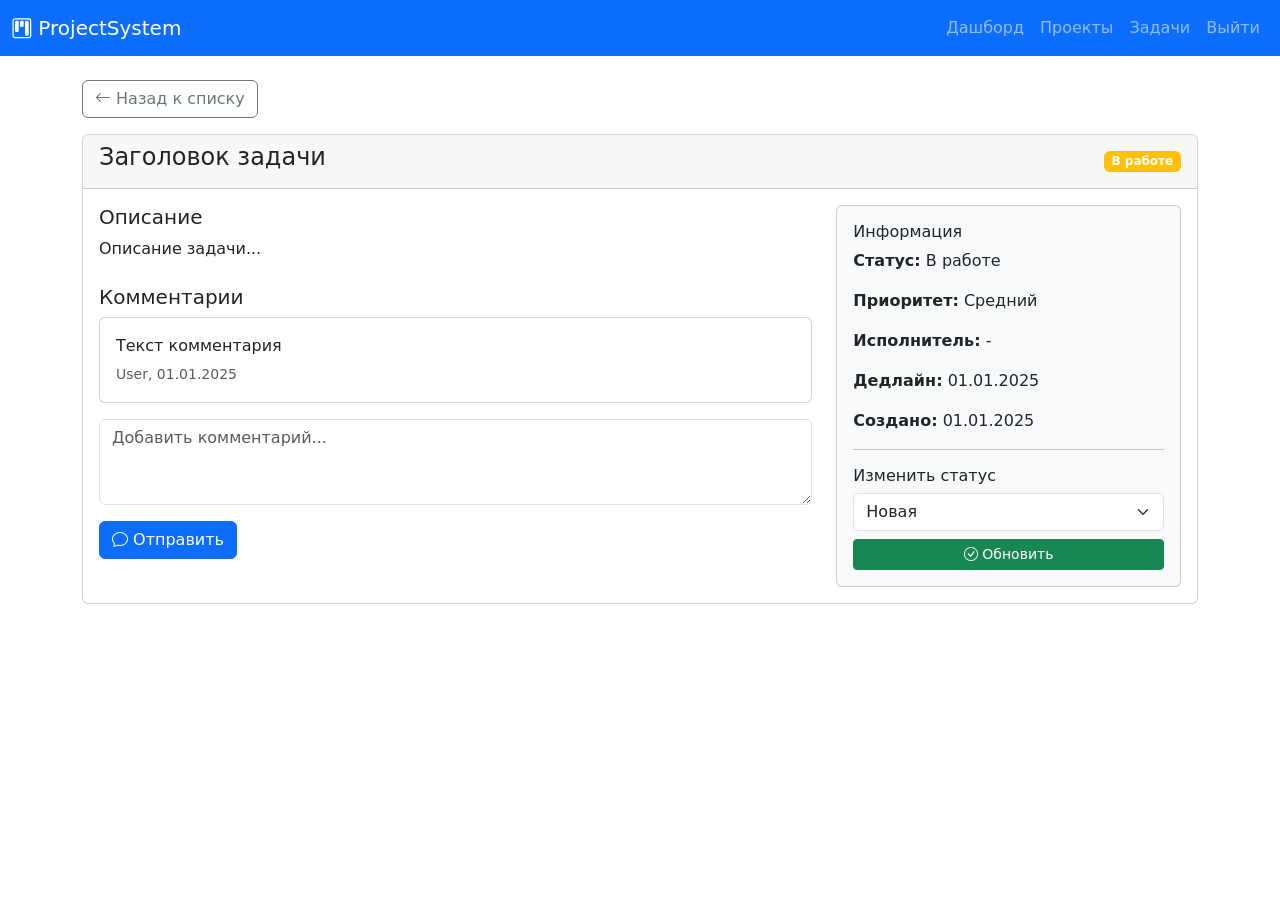
<file: src/main/resources/templates/tasks/details.html>
<!DOCTYPE html>
<html lang="ru" xmlns:th="http://www.thymeleaf.org">
<head>
    <meta charset="UTF-8">
    <meta name="viewport" content="width=device-width, initial-scale=1.0">
    <title>Задача - ProjectSystem</title>
    <link href="https://cdn.jsdelivr.net/npm/bootstrap@5.3.2/dist/css/bootstrap.min.css"
          rel="stylesheet">
    <link href="https://cdn.jsdelivr.net/npm/bootstrap-icons@1.11.1/font/bootstrap-icons.css"
          rel="stylesheet">
</head>
<body>
<nav class="navbar navbar-expand-lg navbar-dark bg-primary">
    <div class="container-fluid">
        <a class="navbar-brand" href="/dashboard">
            <i class="bi bi-kanban"></i> ProjectSystem
        </a>
        <div class="navbar-nav ms-auto">
            <a class="nav-link" href="/dashboard">Дашборд</a>
            <a class="nav-link" href="/projects">Проекты</a>
            <a class="nav-link" href="/tasks">Задачи</a>
            <a class="nav-link" href="/logout">Выйти</a>
        </div>
    </div>
</nav>

<div class="container mt-4">
    <a href="/tasks" class="btn btn-outline-secondary mb-3">
        <i class="bi bi-arrow-left"></i> Назад к списку
    </a>

    <div class="card">
        <div class="card-header d-flex justify-content-between align-items-center">
            <h4 th:text="${task.title}">Заголовок задачи</h4>
            <span class="badge bg-warning">В работе</span>
        </div>
        <div class="card-body">
            <div class="row">
                <div class="col-md-8">
                    <h5>Описание</h5>
                    <p th:text="${task.description}">Описание задачи...</p>

                    <h5 class="mt-4">Комментарии</h5>
                    <div class="comments-section">
                        <div th:each="comment : ${task.comments}" class="card mb-2">
                            <div class="card-body">
                                <p class="mb-1" th:text="${comment.content}">Текст комментария</p>
                                <small class="text-muted">
                                    <span th:text="${comment.user.username}">User</span>,
                                    <span th:text="${#temporals.format(comment.createdAt, 'dd.MM.yyyy HH:mm')}">01.01.2025</span>
                                </small>
                            </div>
                        </div>
                    </div>

                    <form th:action="@{/tasks/{id}/comment(id=${task.id})}" method="post"
                          class="mt-3">
                        <div class="mb-3">
                                <textarea class="form-control" name="content" rows="3"
                                          placeholder="Добавить комментарий..."></textarea>
                        </div>
                        <button type="submit" class="btn btn-primary">
                            <i class="bi bi-chat"></i> Отправить
                        </button>
                    </form>
                </div>

                <div class="col-md-4">
                    <div class="card bg-light">
                        <div class="card-body">
                            <h6>Информация</h6>
                            <p><strong>Статус:</strong>
                                <span th:text="${task.status.displayName}">В работе</span>
                            </p>
                            <p><strong>Приоритет:</strong>
                                <span th:text="${task.priority.displayName}">Средний</span>
                            </p>
                            <p><strong>Исполнитель:</strong>
                                <span th:text="${task.executor?.username}">-</span>
                            </p>
                            <p><strong>Дедлайн:</strong>
                                <span th:text="${task.deadline}">01.01.2025</span>
                            </p>
                            <p><strong>Создано:</strong>
                                <span th:text="${#temporals.format(task.createdAt, 'dd.MM.yyyy HH:mm')}">01.01.2025</span>
                            </p>

                            <hr>

                            <h6>Изменить статус</h6>
                            <form th:action="@{/tasks/{id}/status(id=${task.id})}" method="post">
                                <select name="status" class="form-select mb-2">
                                    <option value="NEW">Новая</option>
                                    <option value="IN_PROGRESS">В работе</option>
                                    <option value="REVIEW">На проверке</option>
                                    <option value="DONE">Завершена</option>
                                </select>
                                <button type="submit" class="btn btn-success btn-sm w-100">
                                    <i class="bi bi-check-circle"></i> Обновить
                                </button>
                            </form>
                        </div>
                    </div>
                </div>
            </div>
        </div>
    </div>
</div>

<script src="https://cdn.jsdelivr.net/npm/bootstrap@5.3.2/dist/js/bootstrap.bundle.min.js"></script>
</body>
</html>
</file>
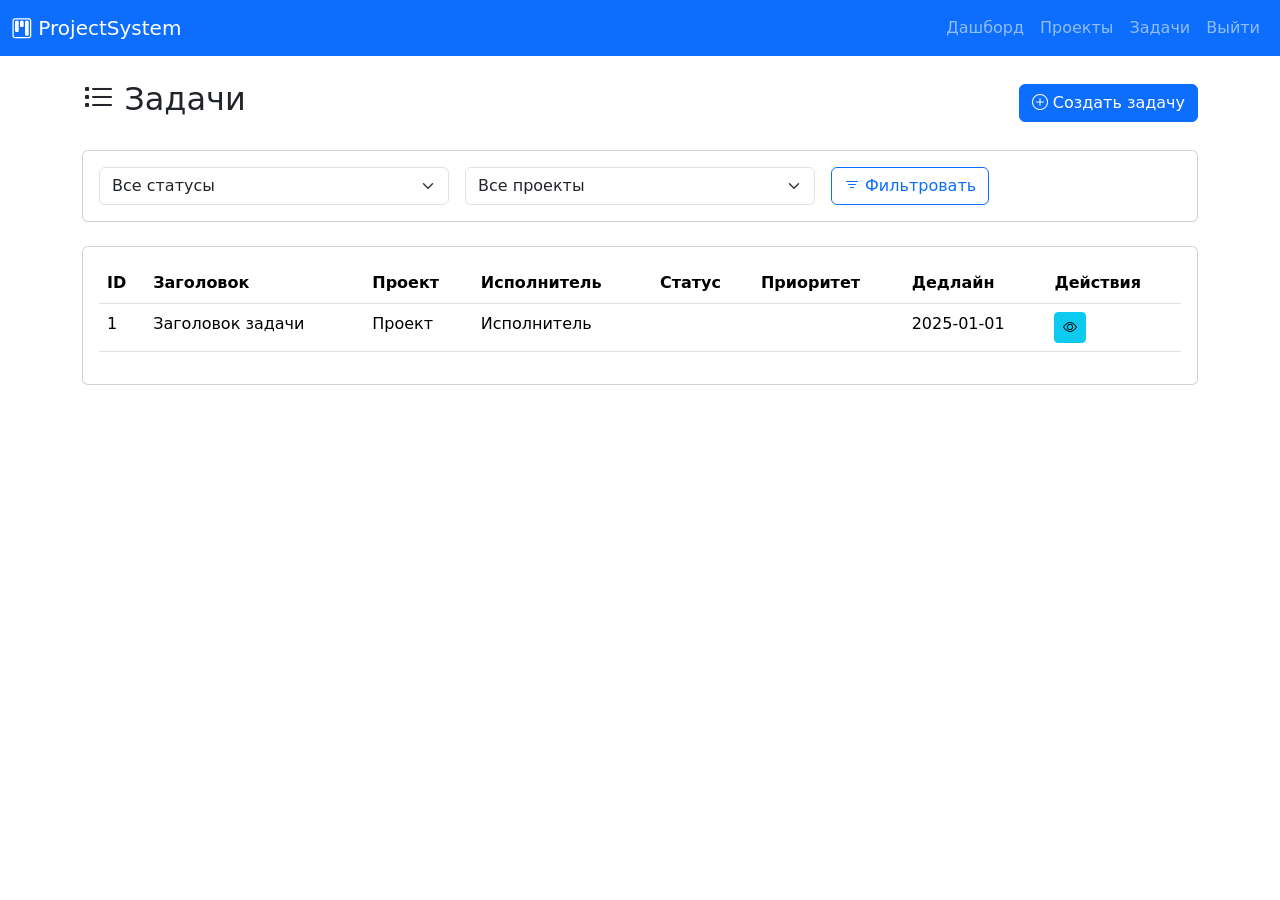
<file: src/main/resources/templates/tasks/list.html>
<!DOCTYPE html>
<html lang="ru" xmlns:th="http://www.thymeleaf.org">
<head>
    <meta charset="UTF-8">
    <meta name="viewport" content="width=device-width, initial-scale=1.0">
    <title>Задачи - ProjectSystem</title>
    <link href="https://cdn.jsdelivr.net/npm/bootstrap@5.3.2/dist/css/bootstrap.min.css"
          rel="stylesheet">
    <link href="https://cdn.jsdelivr.net/npm/bootstrap-icons@1.11.1/font/bootstrap-icons.css"
          rel="stylesheet">
</head>
<body>
<nav class="navbar navbar-expand-lg navbar-dark bg-primary">
    <div class="container-fluid">
        <a class="navbar-brand" href="/dashboard">
            <i class="bi bi-kanban"></i> ProjectSystem
        </a>
        <div class="navbar-nav ms-auto">
            <a class="nav-link" href="/dashboard">Дашборд</a>
            <a class="nav-link" href="/projects">Проекты</a>
            <a class="nav-link" href="/tasks">Задачи</a>
            <a class="nav-link" href="/logout">Выйти</a>
        </div>
    </div>
</nav>

<div class="container mt-4">
    <div class="d-flex justify-content-between align-items-center mb-4">
        <h2><i class="bi bi-list-task"></i> Задачи</h2>
        <a href="/tasks/create" class="btn btn-primary">
            <i class="bi bi-plus-circle"></i> Создать задачу
        </a>
    </div>

    <!-- Фильтры -->
    <div class="card mb-4">
        <div class="card-body">
            <form th:action="@{/tasks}" method="get" class="row g-3">
                <div class="col-md-4">
                    <select name="status" class="form-select">
                        <option value="">Все статусы</option>
                        <option value="NEW">Новая</option>
                        <option value="IN_PROGRESS">В работе</option>
                        <option value="REVIEW">На проверке</option>
                        <option value="DONE">Завершена</option>
                    </select>
                </div>
                <div class="col-md-4">
                    <select name="projectId" class="form-select">
                        <option value="">Все проекты</option>
                        <!-- Заполняется из БД -->
                    </select>
                </div>
                <div class="col-md-4">
                    <button type="submit" class="btn btn-outline-primary">
                        <i class="bi bi-filter"></i> Фильтровать
                    </button>
                </div>
            </form>
        </div>
    </div>

    <div class="card">
        <div class="card-body">
            <table class="table table-hover">
                <thead>
                <tr>
                    <th>ID</th>
                    <th>Заголовок</th>
                    <th>Проект</th>
                    <th>Исполнитель</th>
                    <th>Статус</th>
                    <th>Приоритет</th>
                    <th>Дедлайн</th>
                    <th>Действия</th>
                </tr>
                </thead>
                <tbody>
                <tr th:each="task : ${tasks}">
                    <td th:text="${task.id}">1</td>
                    <td th:text="${task.title}">Заголовок задачи</td>
                    <td th:text="${task.project?.name}">Проект</td>
                    <td th:text="${task.executor?.username}">Исполнитель</td>
                    <td>
                                <span class="badge"
                                      th:classappend="${task.status.name() == 'DONE'} ? 'bg-success' :
                                                      (${task.status.name() == 'IN_PROGRESS'} ? 'bg-warning' :
                                                      (${task.status.name() == 'REVIEW'} ? 'bg-info' : 'bg-secondary'))"
                                      th:text="${task.status.displayName}">Новая</span>
                    </td>
                    <td>
                                <span class="badge"
                                      th:classappend="${task.priority.name() == 'HIGH'} ? 'bg-danger' :
                                                      (${task.priority.name() == 'MEDIUM'} ? 'bg-warning' : 'bg-success')"
                                      th:text="${task.priority.displayName}">Средний</span>
                    </td>
                    <td th:text="${task.deadline}">2025-01-01</td>
                    <td>
                        <a th:href="@{/tasks/{id}(id=${task.id})}"
                           class="btn btn-sm btn-info">
                            <i class="bi bi-eye"></i>
                        </a>
                    </td>
                </tr>
                </tbody>
            </table>
        </div>
    </div>
</div>

<script src="https://cdn.jsdelivr.net/npm/bootstrap@5.3.2/dist/js/bootstrap.bundle.min.js"></script>
</body>
</html>
</file>
